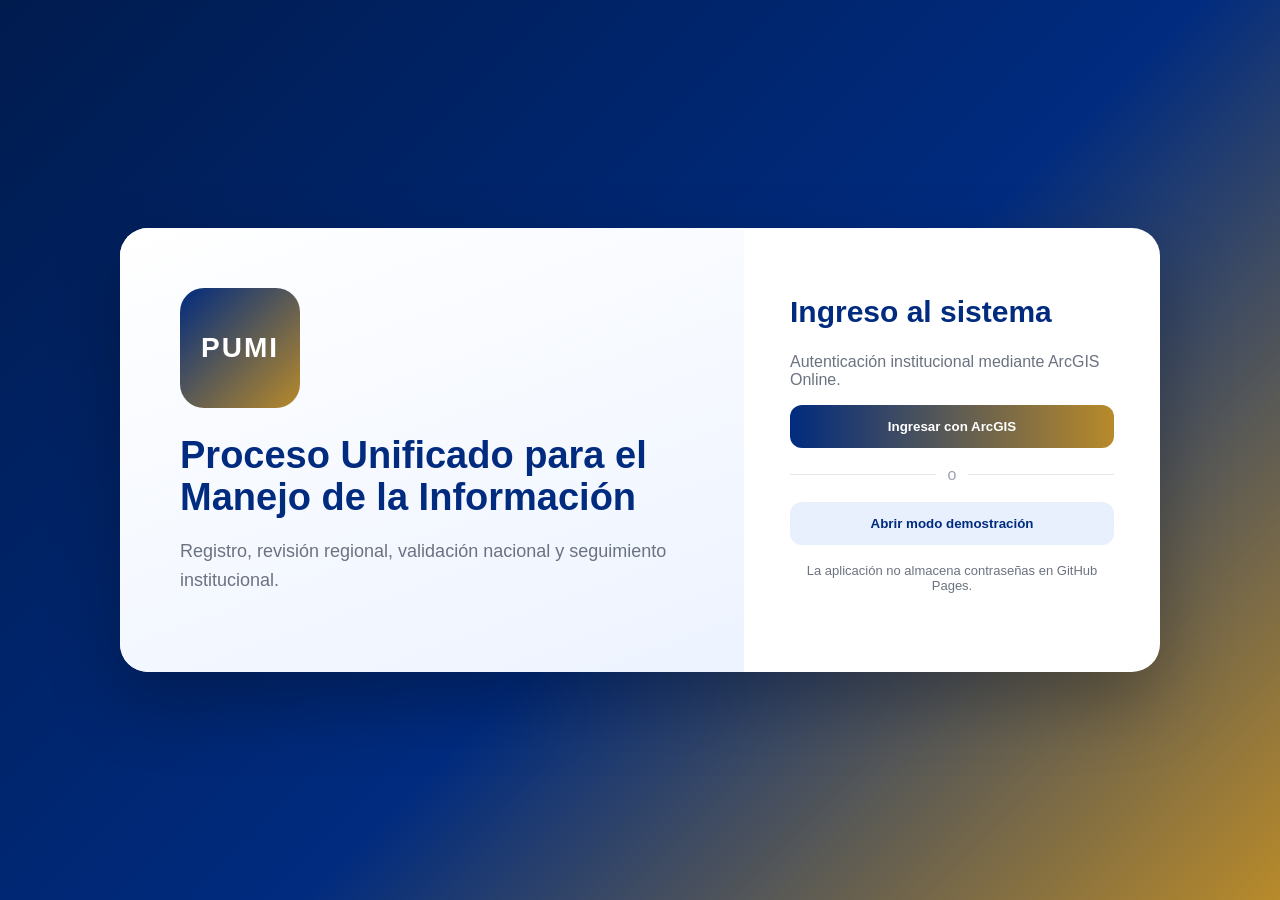
<file: APP PUMI INTEGRADA/index.html>
<!doctype html>
<html lang="es">
<head>
  <meta charset="utf-8">
  <meta name="viewport" content="width=device-width,initial-scale=1">
  <title>PUMI 2026</title>
  <link rel="stylesheet" href="styles.css">
  <link rel="stylesheet" href="https://js.arcgis.com/4.31/esri/themes/light/main.css">
  <script src="https://js.arcgis.com/4.31/"></script>
</head>
<body>
  <div id="app">
    <section id="loginView" class="login-shell">
      <div class="login-card">
        <div class="brand-block">
          <div class="brand-mark">PUMI</div>
          <h1>Proceso Unificado para el Manejo de la Información</h1>
          <p>Registro, revisión regional, validación nacional y seguimiento institucional.</p>
        </div>

        <div class="login-panel">
          <h2>Ingreso al sistema</h2>
          <p class="muted">Autenticación institucional mediante ArcGIS Online.</p>
          <button id="btnLoginArcGIS" class="btn btn-primary btn-block">Ingresar con ArcGIS</button>
          <div class="divider"><span>o</span></div>
          <button id="btnDemo" class="btn btn-secondary btn-block">Abrir modo demostración</button>
          <p class="security-note">La aplicación no almacena contraseñas en GitHub Pages.</p>
        </div>
      </div>
    </section>

    <section id="mainView" class="hidden">
      <header class="topbar">
        <div>
          <h1>PUMI 2026</h1>
          <span id="currentScope" class="scope-text"></span>
        </div>
        <div class="topbar-actions">
          <button id="btnNotifications" class="icon-btn" title="Notificaciones">
            🔔 <span id="notificationBadge" class="badge hidden">0</span>
          </button>
          <div class="user-box">
            <strong id="userName">Usuario</strong>
            <small id="userRole">Rol</small>
          </div>
          <button id="btnLogout" class="btn btn-outline">Cerrar sesión</button>
        </div>
      </header>

      <aside class="sidebar">
        <div class="sidebar-brand">PUMI</div>
        <nav id="mainNav"></nav>
      </aside>

      <main class="content">
        <section id="dashboardSection" class="section active">
          <div class="section-header">
            <div>
              <h2>Panel principal</h2>
              <p>Resumen actualizado según su perfil de acceso.</p>
            </div>
            <button id="btnRefresh" class="btn btn-secondary">Actualizar datos</button>
          </div>

          <div id="kpiGrid" class="kpi-grid"></div>

          <div class="grid-2">
            <div class="card">
              <div class="card-header">
                <h3>Avance por programa</h3>
              </div>
              <div id="programChart" class="chart-list"></div>
            </div>
            <div class="card">
              <div class="card-header">
                <h3>Estado de registros</h3>
              </div>
              <div id="statusChart" class="chart-list"></div>
            </div>
          </div>

          <div class="card">
            <div class="card-header">
              <h3>Mapa de actividades</h3>
            </div>
            <div id="dashboardMap" class="map"></div>
          </div>
        </section>

        <section id="registerSection" class="section">
          <div class="section-header">
            <div>
              <h2>Registrar actividad</h2>
              <p>La actividad será enviada automáticamente a revisión regional.</p>
            </div>
          </div>

          <form id="activityForm" class="card form-card">
            <div class="form-grid">
              <label>Fecha de actividad
                <input type="date" name="fecha_actividad" required>
              </label>
              <label>Hora
                <input type="time" name="hora_actividad" required>
              </label>
              <label>Programa
                <select name="programa" id="programSelect" required></select>
              </label>
              <label>Actividad
                <select name="actividad" id="activitySelect" required></select>
              </label>
              <label>Provincia
                <select name="provincia" id="provinceSelect" required></select>
              </label>
              <label>Cantón
                <select name="canton" id="cantonSelect" required></select>
              </label>
              <label>Distrito
                <select name="distrito" id="districtSelect" required></select>
              </label>
              <label>Tipo de lugar
                <select name="tipo_lugar">
                  <option>Centro educativo</option>
                  <option>Comunidad</option>
                  <option>Institución pública</option>
                  <option>Instalación policial</option>
                  <option>Otro</option>
                </select>
              </label>
              <label class="span-2">Lugar
                <input type="text" name="lugar" required>
              </label>
              <label>Responsable
                <input type="text" name="responsable" required>
              </label>
              <label>Avance realizado
                <input type="number" name="avance" min="0" value="1" required>
              </label>
              <label>Participantes
                <input type="number" name="participantes" min="0" value="0" required>
              </label>
              <label>Hombres
                <input type="number" name="hombres" min="0" value="0">
              </label>
              <label>Mujeres
                <input type="number" name="mujeres" min="0" value="0">
              </label>
              <label>Edad 10 a 18
                <input type="number" name="edad_10_18" min="0" value="0">
              </label>
              <label>Edad 19 a 30
                <input type="number" name="edad_19_30" min="0" value="0">
              </label>
              <label>Edad 31 a 45
                <input type="number" name="edad_31_45" min="0" value="0">
              </label>
              <label>Edad 46 en adelante
                <input type="number" name="edad_46_mas" min="0" value="0">
              </label>
              <label>Latitud
                <input type="number" step="any" name="latitud" id="latitudeInput">
              </label>
              <label>Longitud
                <input type="number" step="any" name="longitud" id="longitudeInput">
              </label>
              <label class="span-2">Instituciones participantes
                <input type="text" name="instituciones">
              </label>
              <label>Número de referencia
                <input type="text" name="numero_referencia">
              </label>
              <label>Expediente de referencia
                <input type="text" name="expediente_referencia">
              </label>
              <label class="span-2">Observaciones
                <textarea name="observaciones" rows="4"></textarea>
              </label>
            </div>

            <div class="form-actions">
              <button type="button" id="btnLocation" class="btn btn-secondary">Usar ubicación actual</button>
              <button type="reset" class="btn btn-outline">Limpiar</button>
              <button type="submit" class="btn btn-primary">Guardar y enviar a revisión</button>
            </div>
          </form>
        </section>

        <section id="reviewSection" class="section">
          <div class="section-header">
            <div>
              <h2 id="reviewTitle">Bandeja de revisión</h2>
              <p id="reviewSubtitle">Registros pendientes según su nivel de acceso.</p>
            </div>
          </div>

          <div class="card filters">
            <select id="filterRegion"></select>
            <select id="filterDelegation"></select>
            <select id="filterProgram"></select>
            <select id="filterStatus"></select>
            <button id="btnApplyFilters" class="btn btn-secondary">Aplicar filtros</button>
          </div>

          <div class="card table-card">
            <div class="table-wrap">
              <table>
                <thead>
                  <tr>
                    <th>ID</th>
                    <th>Fecha</th>
                    <th>Región</th>
                    <th>Delegación</th>
                    <th>Programa</th>
                    <th>Actividad</th>
                    <th>Estado</th>
                    <th>Acción</th>
                  </tr>
                </thead>
                <tbody id="reviewTableBody"></tbody>
              </table>
            </div>
          </div>
        </section>

        <section id="nationalSection" class="section">
          <div class="section-header">
            <div>
              <h2>Vista nacional</h2>
              <p>Consolidado de actividades validadas nacionalmente.</p>
            </div>
          </div>
          <div id="nationalKpis" class="kpi-grid"></div>
          <div class="card">
            <div class="card-header">
              <h3>Mapa nacional</h3>
            </div>
            <div id="nationalMap" class="map"></div>
          </div>
          <div class="card table-card">
            <div class="table-wrap">
              <table>
                <thead>
                  <tr>
                    <th>Región</th>
                    <th>Delegación</th>
                    <th>Programa</th>
                    <th>Actividad</th>
                    <th>Meta</th>
                    <th>Avance</th>
                    <th>Pendiente</th>
                    <th>%</th>
                  </tr>
                </thead>
                <tbody id="nationalTableBody"></tbody>
              </table>
            </div>
          </div>
        </section>

        <section id="usersSection" class="section">
          <div class="section-header">
            <div>
              <h2>Administración de usuarios</h2>
              <p>Alta y control de permisos institucionales.</p>
            </div>
          </div>
          <form id="userForm" class="card form-card">
            <div class="form-grid">
              <label>Usuario ArcGIS
                <input type="text" name="usuario" required>
              </label>
              <label>Nombre completo
                <input type="text" name="nombre" required>
              </label>
              <label>Rol
                <select name="rol" required>
                  <option>Delegación</option>
                  <option>Regional</option>
                  <option>Coordinador Nacional</option>
                  <option>Nacional</option>
                  <option>Administrador</option>
                </select>
              </label>
              <label>Dirección Regional
                <input type="text" name="direccion_regional">
              </label>
              <label>Delegación
                <input type="text" name="delegacion">
              </label>
              <label>Programa
                <input type="text" name="programa">
              </label>
            </div>
            <div class="form-actions">
              <button type="submit" class="btn btn-primary">Crear usuario autorizado</button>
            </div>
          </form>
        </section>
      </main>

      <div id="notificationPanel" class="drawer hidden">
        <div class="drawer-header">
          <h3>Notificaciones</h3>
          <button id="btnCloseNotifications" class="icon-btn">✕</button>
        </div>
        <div id="notificationList"></div>
      </div>

      <div id="reviewModal" class="modal hidden">
        <div class="modal-card">
          <div class="modal-header">
            <h3>Revisión del registro</h3>
            <button id="btnCloseModal" class="icon-btn">✕</button>
          </div>
          <div id="reviewDetail"></div>
          <form id="reviewForm">
            <input type="hidden" name="objectid">
            <label>Decisión
              <select name="decision" required></select>
            </label>
            <label>Observaciones
              <textarea name="observaciones" rows="4"></textarea>
            </label>
            <div class="form-actions">
              <button type="button" id="btnCancelReview" class="btn btn-outline">Cancelar</button>
              <button type="submit" class="btn btn-primary">Guardar revisión</button>
            </div>
          </form>
        </div>
      </div>

      <div id="toast" class="toast hidden"></div>
    </section>
  </div>

  <script type="module" src="js/app.js"></script>
</body>
</html>
</file>
<file: APP PUMI INTEGRADA/styles.css>
:root{
  --blue:#002B7F;
  --blue2:#1E4FA3;
  --gold:#B88A2A;
  --bg:#F4F7FB;
  --text:#233044;
  --muted:#6B7280;
  --green:#1F8A4C;
  --red:#B42318;
  --yellow:#F2C94C;
  --white:#FFFFFF;
  --shadow:0 10px 30px rgba(24,39,75,.12);
}
*{box-sizing:border-box}
body{margin:0;font-family:Inter,Segoe UI,Arial,sans-serif;background:var(--bg);color:var(--text)}
.hidden{display:none!important}
.login-shell{min-height:100vh;display:grid;place-items:center;padding:30px;background:linear-gradient(135deg,#001B4E,#002B7F 55%,#B88A2A)}
.login-card{width:min(1040px,100%);display:grid;grid-template-columns:1.2fr .8fr;background:white;border-radius:28px;overflow:hidden;box-shadow:0 30px 70px rgba(0,0,0,.28)}
.brand-block{padding:60px;background:linear-gradient(160deg,#fff,#edf3ff)}
.brand-mark{display:inline-grid;place-items:center;width:120px;height:120px;border-radius:24px;background:linear-gradient(135deg,var(--blue),var(--gold));color:white;font-size:28px;font-weight:900;letter-spacing:2px}
.brand-block h1{font-size:38px;color:var(--blue);line-height:1.12;margin:26px 0 14px}
.brand-block p{font-size:18px;color:var(--muted);line-height:1.6}
.login-panel{padding:60px 46px;display:flex;flex-direction:column;justify-content:center}
.login-panel h2{font-size:30px;margin:0 0 8px;color:var(--blue)}
.muted{color:var(--muted)}
.security-note{font-size:13px;color:var(--muted);text-align:center;margin-top:18px}
.divider{display:flex;align-items:center;gap:12px;margin:18px 0;color:#9CA3AF}
.divider:before,.divider:after{content:"";height:1px;background:#E5E7EB;flex:1}
.topbar{position:fixed;top:0;left:250px;right:0;height:82px;background:white;display:flex;justify-content:space-between;align-items:center;padding:0 28px;border-bottom:1px solid #E5E7EB;z-index:20}
.topbar h1{margin:0;color:var(--blue);font-size:25px}
.scope-text{font-size:13px;color:var(--muted)}
.topbar-actions{display:flex;align-items:center;gap:14px}
.user-box{display:flex;flex-direction:column;text-align:right}
.user-box small{color:var(--muted)}
.sidebar{position:fixed;left:0;top:0;bottom:0;width:250px;background:linear-gradient(180deg,#001F5A,#002B7F 65%,#163B7A);padding:24px 16px;color:white;z-index:30}
.sidebar-brand{font-size:28px;font-weight:900;letter-spacing:2px;padding:8px 12px 28px}
.sidebar nav{display:flex;flex-direction:column;gap:8px}
.nav-btn{width:100%;text-align:left;border:0;border-radius:12px;background:transparent;color:white;padding:14px 16px;font-weight:700;cursor:pointer}
.nav-btn:hover,.nav-btn.active{background:rgba(255,255,255,.15)}
.content{margin-left:250px;padding:110px 28px 40px}
.section{display:none}
.section.active{display:block}
.section-header{display:flex;justify-content:space-between;align-items:center;margin-bottom:22px}
.section-header h2{font-size:30px;color:var(--blue);margin:0 0 5px}
.section-header p{margin:0;color:var(--muted)}
.card{background:white;border-radius:20px;padding:22px;box-shadow:var(--shadow);margin-bottom:22px}
.card-header{display:flex;justify-content:space-between;align-items:center;margin-bottom:16px}
.card-header h3{margin:0;color:var(--blue)}
.kpi-grid{display:grid;grid-template-columns:repeat(5,minmax(0,1fr));gap:16px;margin-bottom:22px}
.kpi{background:white;border-radius:18px;padding:20px;box-shadow:var(--shadow);border-bottom:5px solid var(--gold)}
.kpi span{display:block;color:var(--muted);font-size:13px;font-weight:700}
.kpi strong{display:block;font-size:30px;margin-top:8px;color:var(--blue)}
.grid-2{display:grid;grid-template-columns:1fr 1fr;gap:22px}
.chart-list{display:flex;flex-direction:column;gap:13px}
.chart-row{display:grid;grid-template-columns:150px 1fr 55px;align-items:center;gap:12px}
.chart-track{height:12px;background:#E8EDF6;border-radius:999px;overflow:hidden}
.chart-fill{height:100%;background:linear-gradient(90deg,var(--blue2),var(--gold));border-radius:999px}
.map{height:480px;border-radius:16px;overflow:hidden}
.form-grid{display:grid;grid-template-columns:repeat(2,minmax(0,1fr));gap:16px}
label{display:flex;flex-direction:column;gap:7px;font-weight:700;color:#344054}
input,select,textarea{width:100%;border:1px solid #C8D2E1;border-radius:12px;padding:12px 13px;font:inherit;background:white;color:#1F2937}
input:focus,select:focus,textarea:focus{outline:2px solid rgba(30,79,163,.18);border-color:var(--blue2)}
.span-2{grid-column:span 2}
.form-actions{display:flex;justify-content:flex-end;gap:12px;margin-top:22px}
.btn{border:0;border-radius:12px;padding:11px 17px;font-weight:800;cursor:pointer}
.btn-primary{background:linear-gradient(90deg,var(--blue),var(--gold));color:white}
.btn-secondary{background:#E8EFFD;color:var(--blue)}
.btn-outline{background:white;color:var(--blue);border:1px solid #B9C8E2}
.btn-block{width:100%;padding:14px}
.icon-btn{border:0;background:transparent;font-size:20px;cursor:pointer;position:relative}
.badge{position:absolute;top:-8px;right:-9px;background:var(--red);color:white;border-radius:999px;padding:2px 6px;font-size:11px}
.filters{display:grid;grid-template-columns:repeat(5,1fr);gap:12px}
.table-wrap{overflow:auto}
table{width:100%;border-collapse:collapse}
th,td{padding:13px 12px;border-bottom:1px solid #E5E7EB;text-align:left;font-size:14px}
th{color:var(--blue);background:#F7F9FC}
.status-pill{display:inline-block;padding:5px 9px;border-radius:999px;font-size:12px;font-weight:800}
.status-pending{background:#FFF4CC;color:#7A5A00}
.status-approved{background:#DDF5E7;color:#17663B}
.status-returned{background:#FDE4E2;color:#8A1C13}
.drawer{position:fixed;top:0;right:0;width:min(420px,100%);height:100vh;background:white;z-index:80;box-shadow:-15px 0 40px rgba(0,0,0,.2);padding:20px}
.drawer-header,.modal-header{display:flex;justify-content:space-between;align-items:center}
.notification-item{padding:14px 0;border-bottom:1px solid #E5E7EB}
.notification-item small{color:var(--muted)}
.modal{position:fixed;inset:0;background:rgba(0,0,0,.55);display:grid;place-items:center;z-index:90;padding:20px}
.modal-card{width:min(760px,100%);max-height:92vh;overflow:auto;background:white;border-radius:22px;padding:24px}
.detail-grid{display:grid;grid-template-columns:repeat(2,1fr);gap:12px;margin:18px 0}
.detail-item{background:#F7F9FC;padding:12px;border-radius:12px}
.detail-item small{display:block;color:var(--muted)}
.toast{position:fixed;right:24px;bottom:24px;background:#111827;color:white;padding:14px 18px;border-radius:12px;z-index:120;box-shadow:var(--shadow)}
@media(max-width:1000px){
  .kpi-grid{grid-template-columns:repeat(2,1fr)}
  .grid-2{grid-template-columns:1fr}
  .filters{grid-template-columns:1fr 1fr}
}
@media(max-width:760px){
  .login-card{grid-template-columns:1fr}
  .brand-block{display:none}
  .sidebar{width:78px;padding:18px 8px}
  .sidebar-brand{font-size:15px;padding:8px 3px 20px}
  .nav-btn{font-size:0;padding:14px;text-align:center}
  .nav-btn::first-letter{font-size:20px}
  .topbar{left:78px;padding:0 12px}
  .content{margin-left:78px;padding:100px 12px 30px}
  .user-box{display:none}
  .form-grid{grid-template-columns:1fr}
  .span-2{grid-column:auto}
  .filters{grid-template-columns:1fr}
  .kpi-grid{grid-template-columns:1fr}
}
</file>
